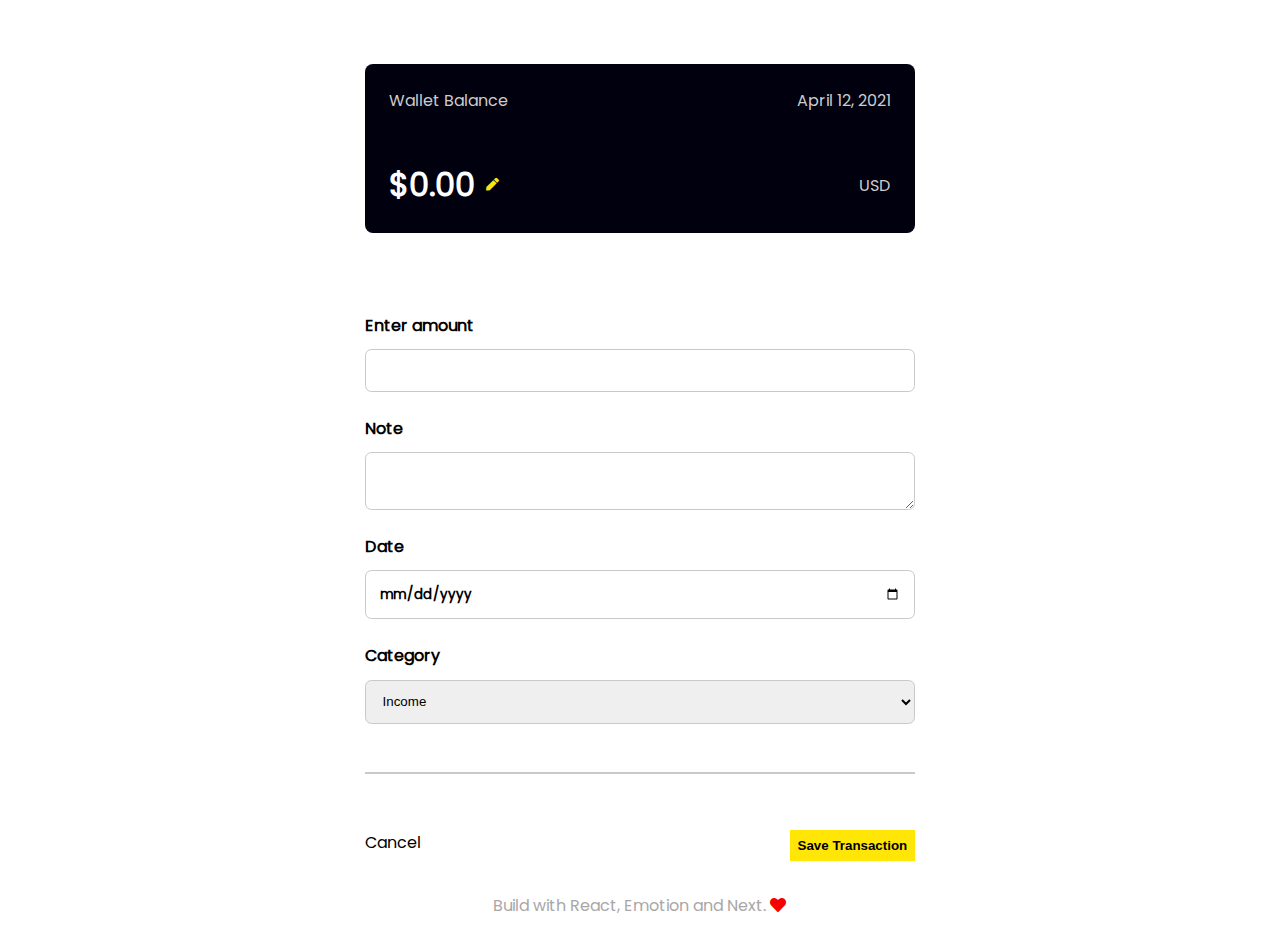
<file: index.html>
<!DOCTYPE html>
<html lang="en">

<head>
    <meta charset="UTF-8">
    <meta http-equiv="X-UA-Compatible" content="IE=edge">
    <meta name="viewport" content="width=device-width, initial-scale=1.0">
    <title>Wallet test</title>
    <link rel="stylesheet" href="css/fontawesome-free-5.15.4-web/css/all.min.css">
    <link rel="stylesheet" href="./css/style.css">
</head>

<body>
    <div class="container">
        <header id="header">
            <div class="wallet-balance">
                <div class="first-line">
                    <span class="title">Wallet Balance</span>
                    <span class="date">April 12, 2021</span>
                </div>
                <div class="second-line">
                    <span class="cost">$0.00<i class="fa fa-pen"></i></span>
                    <span class="unit">USD</span>
                </div>
            </div>

        </header>
        <main id="main">
            <form action="POST" id="info-form">
                <div class="form-group">
                    <label for="amount" id="amount-label">Enter amount</label>
                    <input type="number" min="0" max="100000" class="form-control" name="amount" id="amount" required>
                </div>
                <div class="form-group">
                    <p class="title-txt">Note</p>
                    <textarea class="form-control" name="note" id="note"></textarea>
                </div>
                <div class="form-group">
                    <label for="date" id="date-label">Date</label>
                    <input type="date" class="form-control" name="date" id="date">
                </div>
                <div class="form-group mg-bottom">
                    <p>Category</p>
                    <select name="cat" id="dropdown" class="form-control">
                        <option value="Income" selected>Income</option>
                        <option value="Outgo">Outgo</option>
                    </select>
                </div>
                <div class="form-btns">
                    <a href="#" class="cancel-link">Cancel</a>
                    <button type="submit" class="save-btn" id="transaction">Save Transaction</button>
                </div>
            </form>
        </main>
        <footer id="footer">
            <p class="desc-foot">
                Build with React, Emotion and Next.
                <i class="fa fa-heart"></i>
            </p>
        </footer>
    </div>
<script src="./js/app.js"></script>
</body>

</html>
</file>
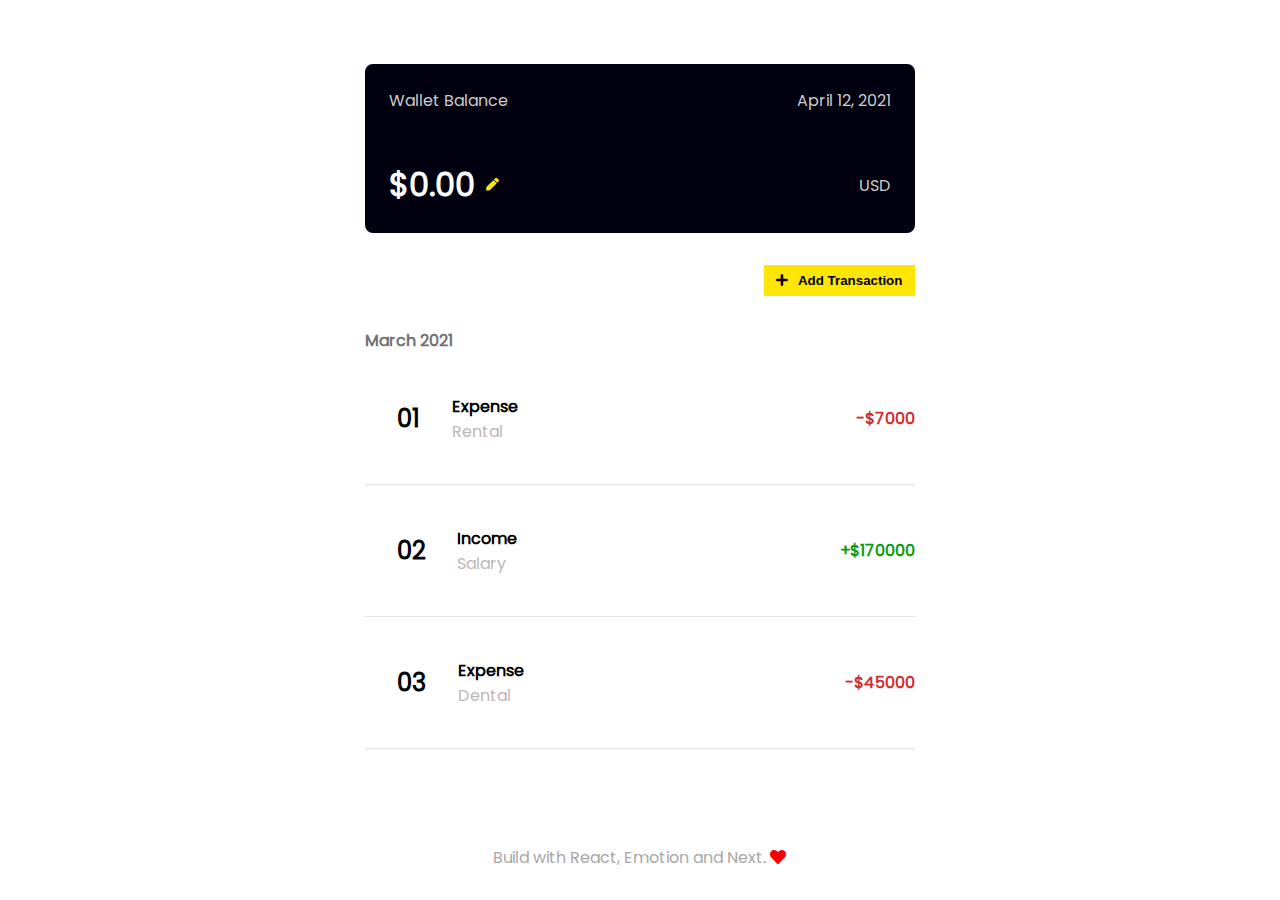
<file: page.html>
<!DOCTYPE html>
<html lang="en">

<head>
    <meta charset="UTF-8">
    <meta http-equiv="X-UA-Compatible" content="IE=edge">
    <meta name="viewport" content="width=device-width, initial-scale=1.0">
    <title>Transaction page</title>
    <link rel="stylesheet" href="css/fontawesome-free-5.15.4-web/css/all.min.css">
    <link rel="stylesheet" href="./css/style.css">
</head>

<body>
    <div class="container">
        <header id="header">
            <div class="wallet-balance">
                <div class="first-line">
                    <span class="title">Wallet Balance</span>
                    <span class="date">April 12, 2021</span>
                </div>
                <div class="second-line">
                    <span class="cost">$0.00<i class="fa fa-pen"></i></span>
                    <span class="unit">USD</span>
                </div>
            </div>

        </header>
        <main id="main">

            <div class="form-btns second-btn">
                <button type="submit" class="add-btn" id="transaction">
                    <i class="fa fa-plus"></i>Add Transaction</button>
            </div>
            <div id="page-date">
                <p>March 2021</p>
            </div>
            <div id="selection">
                <section class="list-items">
                    <div class="info">

                        <span>01</span>

                        <div class="description">
                            <p class="category">Expense</p>
                            <p class="item">Rental</p>
                        </div>
                    </div>
                    <div class="value">
                        <span class="expense">-$7000</span>
                    </div>
                </section>
                <section class="list-items">
                    <div class="info">

                        <span>02</span>

                        <div class="description">
                            <p class="category">Income</p>
                            <p class="item">Salary</p>
                        </div>
                    </div>
                    <div class="value">
                        <span class="income">+$170000</span>
                    </div>
                </section>
                <section class="list-items">
                    <div class="info">

                        <span>03</span>

                        <div class="description">
                            <p class="category">Expense</p>
                            <p class="item">Dental</p>
                        </div>
                    </div>
                    <div class="value">
                        <span class="expense">-$45000</span>
                    </div>
                </section>
            </div>
        </main>
        <footer id="footer">
            <p class="desc-foot">
                Build with React, Emotion and Next.
                <i class="fa fa-heart"></i>
            </p>
        </footer>
    </div>
<script src="./js/app.js"></script>
</body>

</html>
</file>
<file: css/style.css>
* {
    margin: 0;
    padding: 0;
    box-sizing: border-box;
}

body {
    font-family: 'Poppins', sans-serif;
    font-size: 1rem;
}

.container {
    width: 43%;
    margin: 0 auto;
}
@media (max-width: 36.9rem) {
    .container {
        width: 65%;
    }
    
}
@media (min-width: 36rem) {
    .container {
        max-width: 33.75rem;
    }
}

@media (min-width: 48rem) {
    .container {
        max-width: 45rem;
    }
}

a {
    text-decoration: none;
    color: #000000;
}
/*----------------------------------
fonts
-----------------------------------*/

/* latin-ext */

@font-face {
    font-family: 'Poppins';
    font-style: normal;
    font-weight: 300;
    font-display: swap;
    src: url(../fonts/pxiByp8kv8JHgFVrLDz8Z1JlFc-K.woff2) format('woff2');
    unicode-range: U+0100-024F, U+0259, U+1E00-1EFF, U+2020, U+20A0-20AB, U+20AD-20CF, U+2113, U+2C60-2C7F, U+A720-A7FF;
}

/* latin */

@font-face {
    font-family: 'Poppins';
    font-style: normal;
    font-weight: 300;
    font-display: swap;
    src: url(../fonts/pxiByp8kv8JHgFVrLDz8Z1xlFQ.woff2) format('woff2');
    unicode-range: U+0000-00FF, U+0131, U+0152-0153, U+02BB-02BC, U+02C6, U+02DA, U+02DC, U+2000-206F, U+2074, U+20AC, U+2122, U+2191, U+2193, U+2212, U+2215, U+FEFF, U+FFFD;
}

/* latin-ext */

@font-face {
    font-family: 'Poppins';
    font-style: normal;
    font-weight: 400;
    font-display: swap;
    src: url(../fonts/pxiEyp8kv8JHgFVrJJnecmNE.woff2) format('woff2');
    unicode-range: U+0100-024F, U+0259, U+1E00-1EFF, U+2020, U+20A0-20AB, U+20AD-20CF, U+2113, U+2C60-2C7F, U+A720-A7FF;
}

/* latin */

@font-face {
    font-family: 'Poppins';
    font-style: normal;
    font-weight: 400;
    font-display: swap;
    src: url(../fonts/pxiEyp8kv8JHgFVrJJfecg.woff2) format('woff2');
    unicode-range: U+0000-00FF, U+0131, U+0152-0153, U+02BB-02BC, U+02C6, U+02DA, U+02DC, U+2000-206F, U+2074, U+20AC, U+2122, U+2191, U+2193, U+2212, U+2215, U+FEFF, U+FFFD;
}

/*--------------------------------*/

#header .wallet-balance {
    margin-top: 4rem;
    color: #cccccc;
    background: #01000e;
    border-radius: 0.5rem;
    padding: 1.5rem;
}

.first-line {
    display: flex;
    justify-content: space-between;
}

.second-line {
    display: flex;
    justify-content: space-between;
    align-items: center;
    margin-top: 3rem;
}

.second-line .cost {
    display: flex;
    align-items: center;
    font-weight: 600;
    font-size: 2rem;
    color: #ffffff;
}
.cost .fa-pen {
    color: #ffe606;
    font-size: .8rem;
    padding-left: .7rem;
}
#info-form {
    margin-top: 5rem;
}
input[type = date] {
    font-family: 'Poppins', sans-serif;
    font-weight: 600;
}

.form-control:focus-visible {
    outline: none;
}

label {
    display: inline-block;
    margin-bottom: .7rem;
    font-weight: 600;
}

.form-group {
    margin-bottom: 1.5rem;
}
.mg-bottom {
    padding-bottom: 3rem;
    border-bottom: 0.125rem solid #cac8c8;
}
.form-group p {
    font-weight: 600;
    margin-bottom: .7rem;
}

.form-control {
    display: block;
    width: 100%;
    border: 0.063rem solid #cac8c8;
    border-radius: .4rem;
    padding: .8rem;
}
.form-btns {
    display: flex;
    justify-content: space-between;
    padding: 2rem 0 ;
}
.form-btns #transaction {
    padding: .5rem;
    border: none;
    background-color: #ffe606;
    font-weight: 600;
    transition: background-color 0.5s ease-in-out;
}
.form-btns #transaction:hover {
    background-color: #ffb406;
}
.form-btns #transaction:active {
    background-color: #ffb406;
}
#footer {
    text-align: center;
    padding-bottom: 1rem;
    display: flex;
    justify-content: center;
    align-items: flex-end;

}
.desc-foot {
    color: #a8a7a7;
}
.fa-heart {
    color: #f60000;
}
select option {
    color: #ffffff !important;
    background-color: #666666 !important;
}

/*
--------------------------------------
page styles
--------------------------------------
*/
#selection {
    margin-bottom: 6rem;
}
.second-btn {
    justify-content: flex-end;
    
}
.second-btn #transaction {
    padding: .5rem .8rem;
}
.add-btn .fa-plus {
    padding-right: .6rem;
}
#page-date p {
    font-weight: bold;
    color: #727272;
}
#selection .list-items {
    display: flex;
    justify-content: space-between;
    border-bottom: .063rem solid #e7e3e3;
    padding: 1rem 0;

}
.list-items .info, .value {
    display: flex;
    align-items: center;
   
}
.list-items .info span {
    padding: 2rem;
    font-weight: 900;
    font-size: 1.5rem;
}
.description .category {
    font-weight: 600;
}
.description .item {
    color: #bdb6b6;
}
.list-items .value span {
    font-weight: 600;
}
.value .income {
    color: #099e11;
}
.value .expense {
    color: #cf3131;

}
</file>
